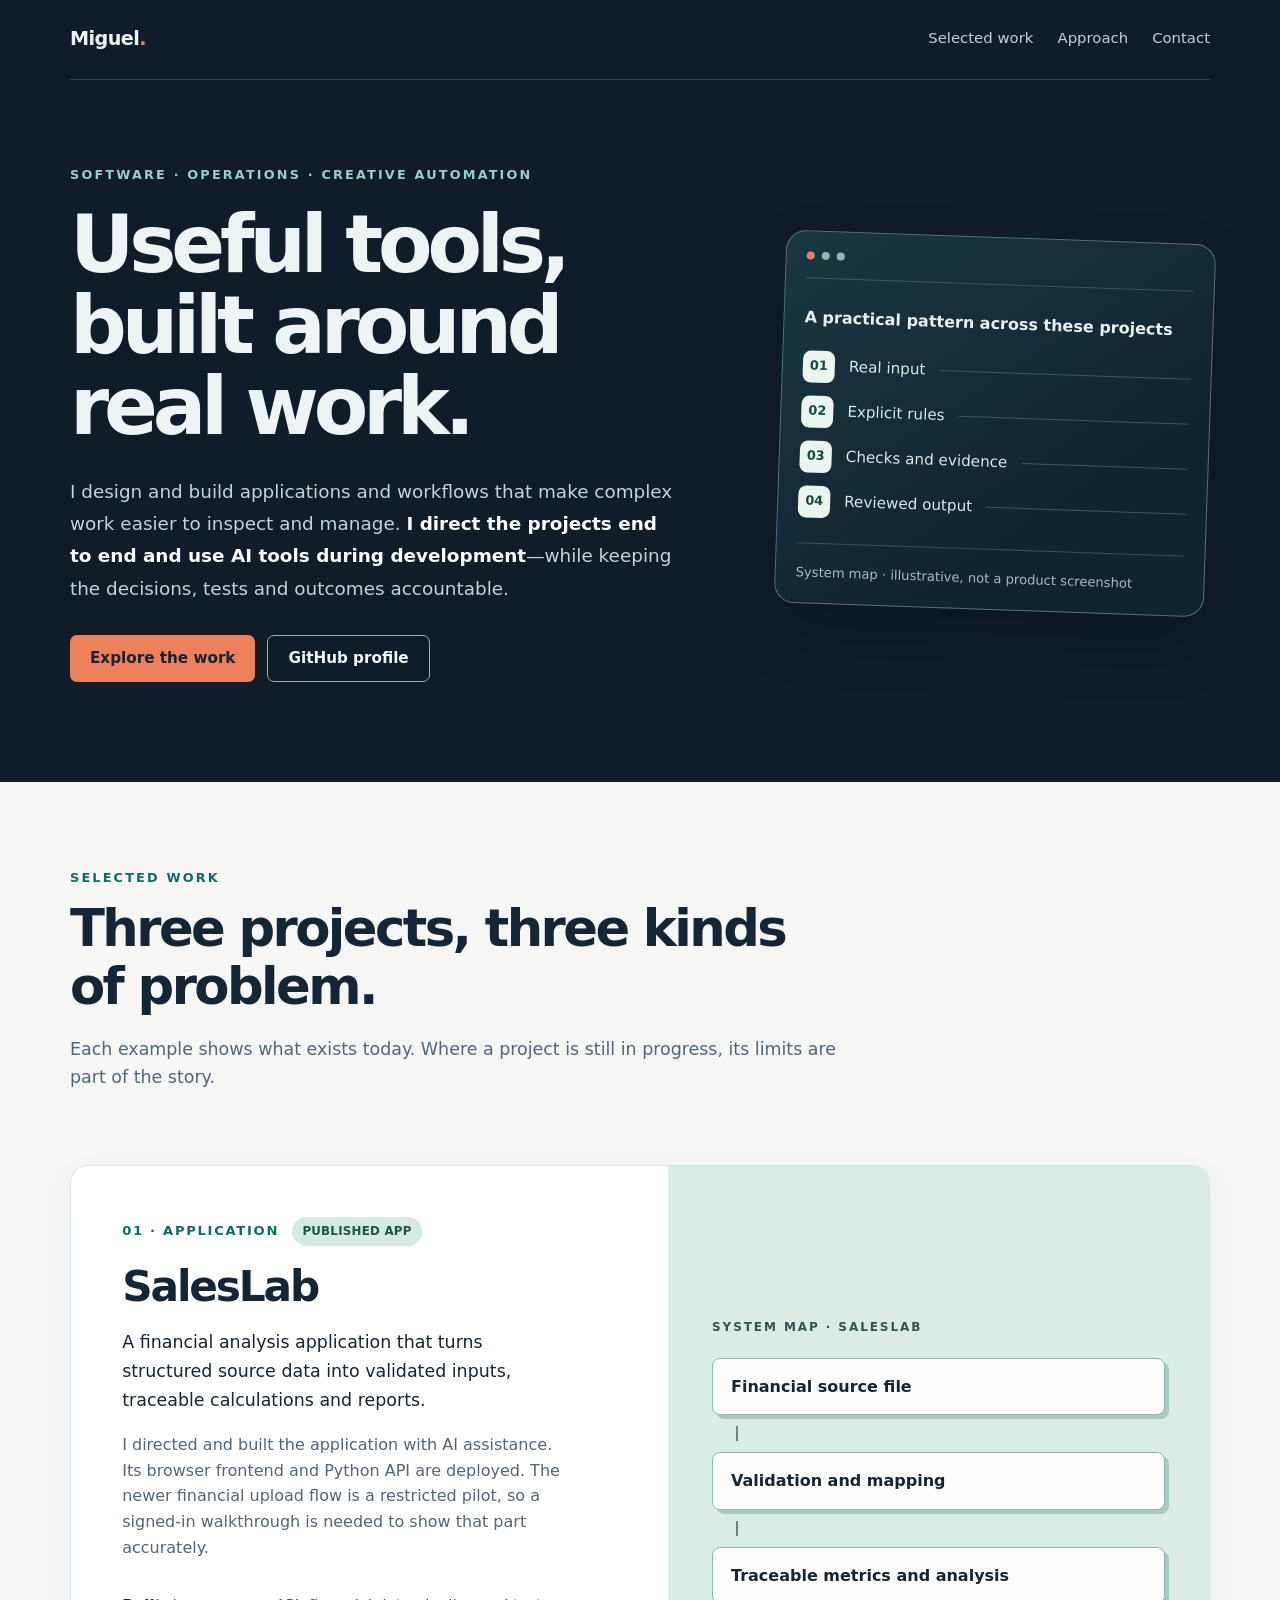
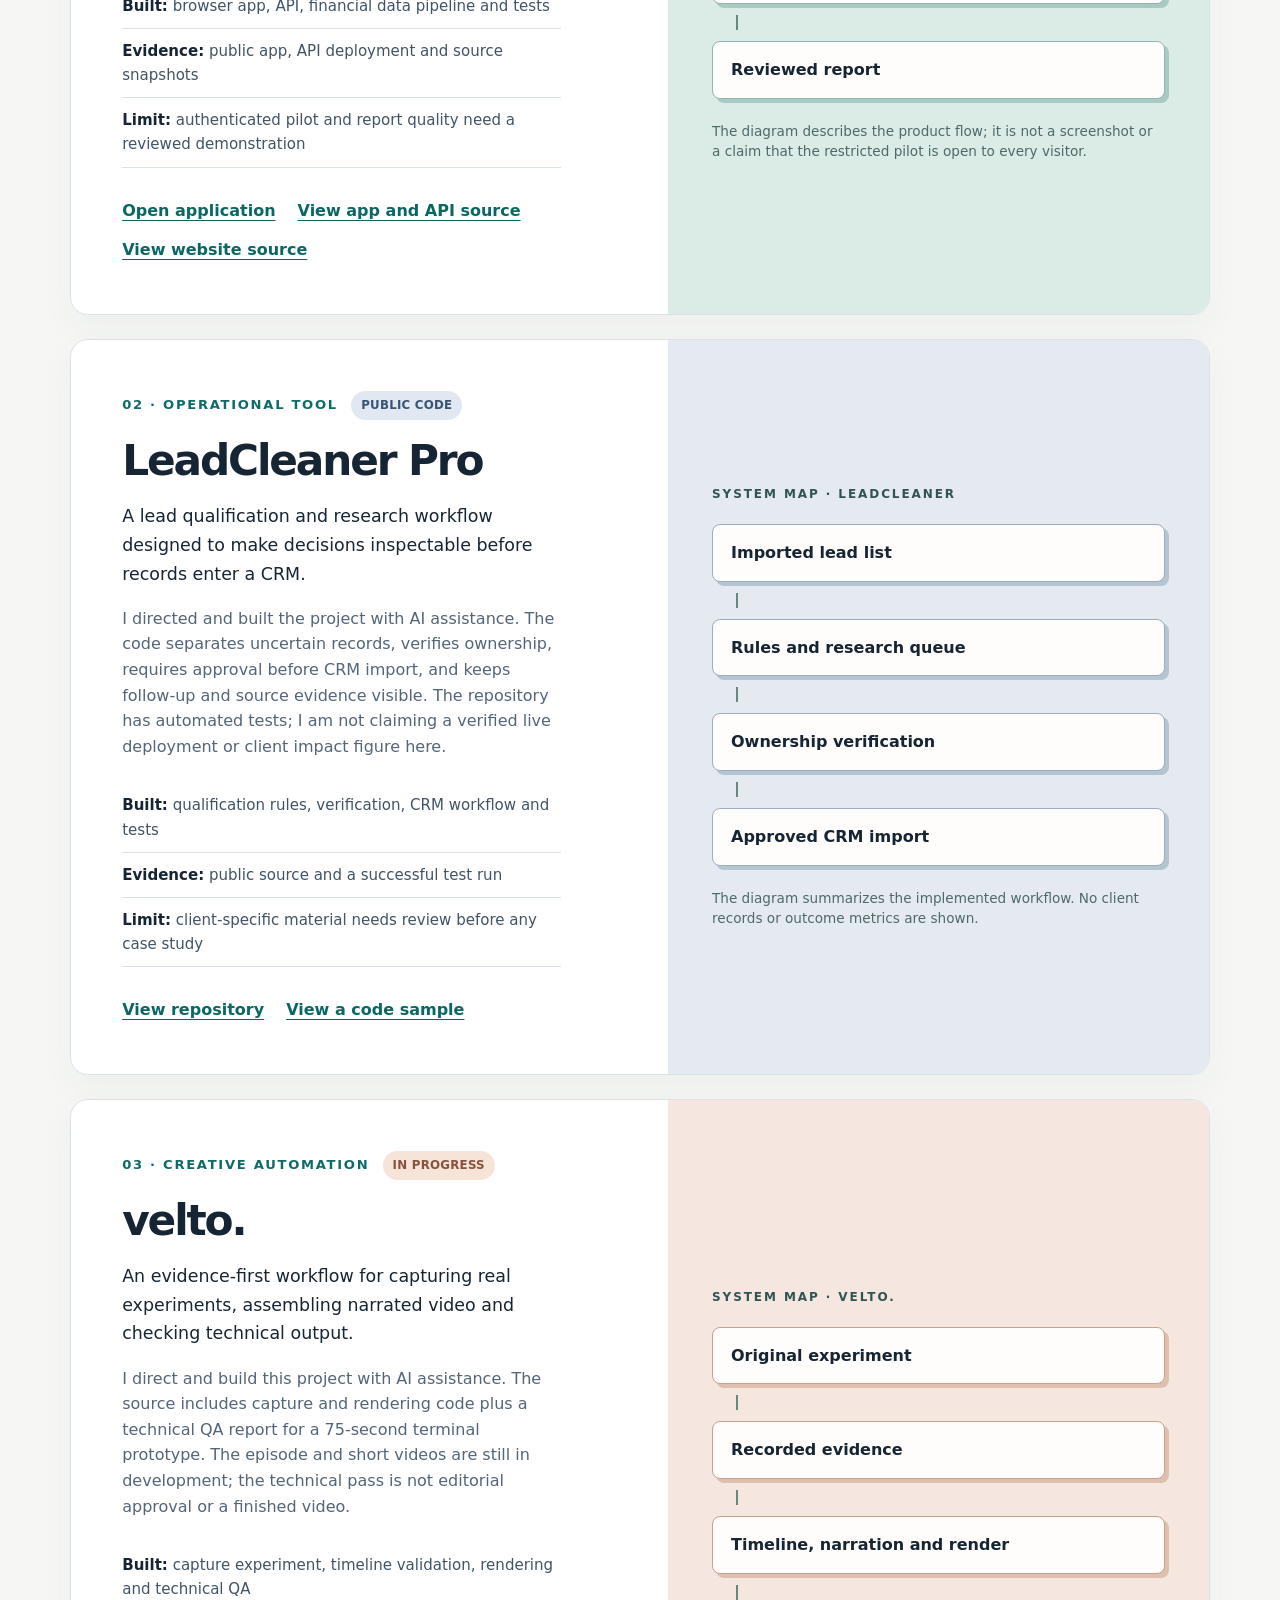
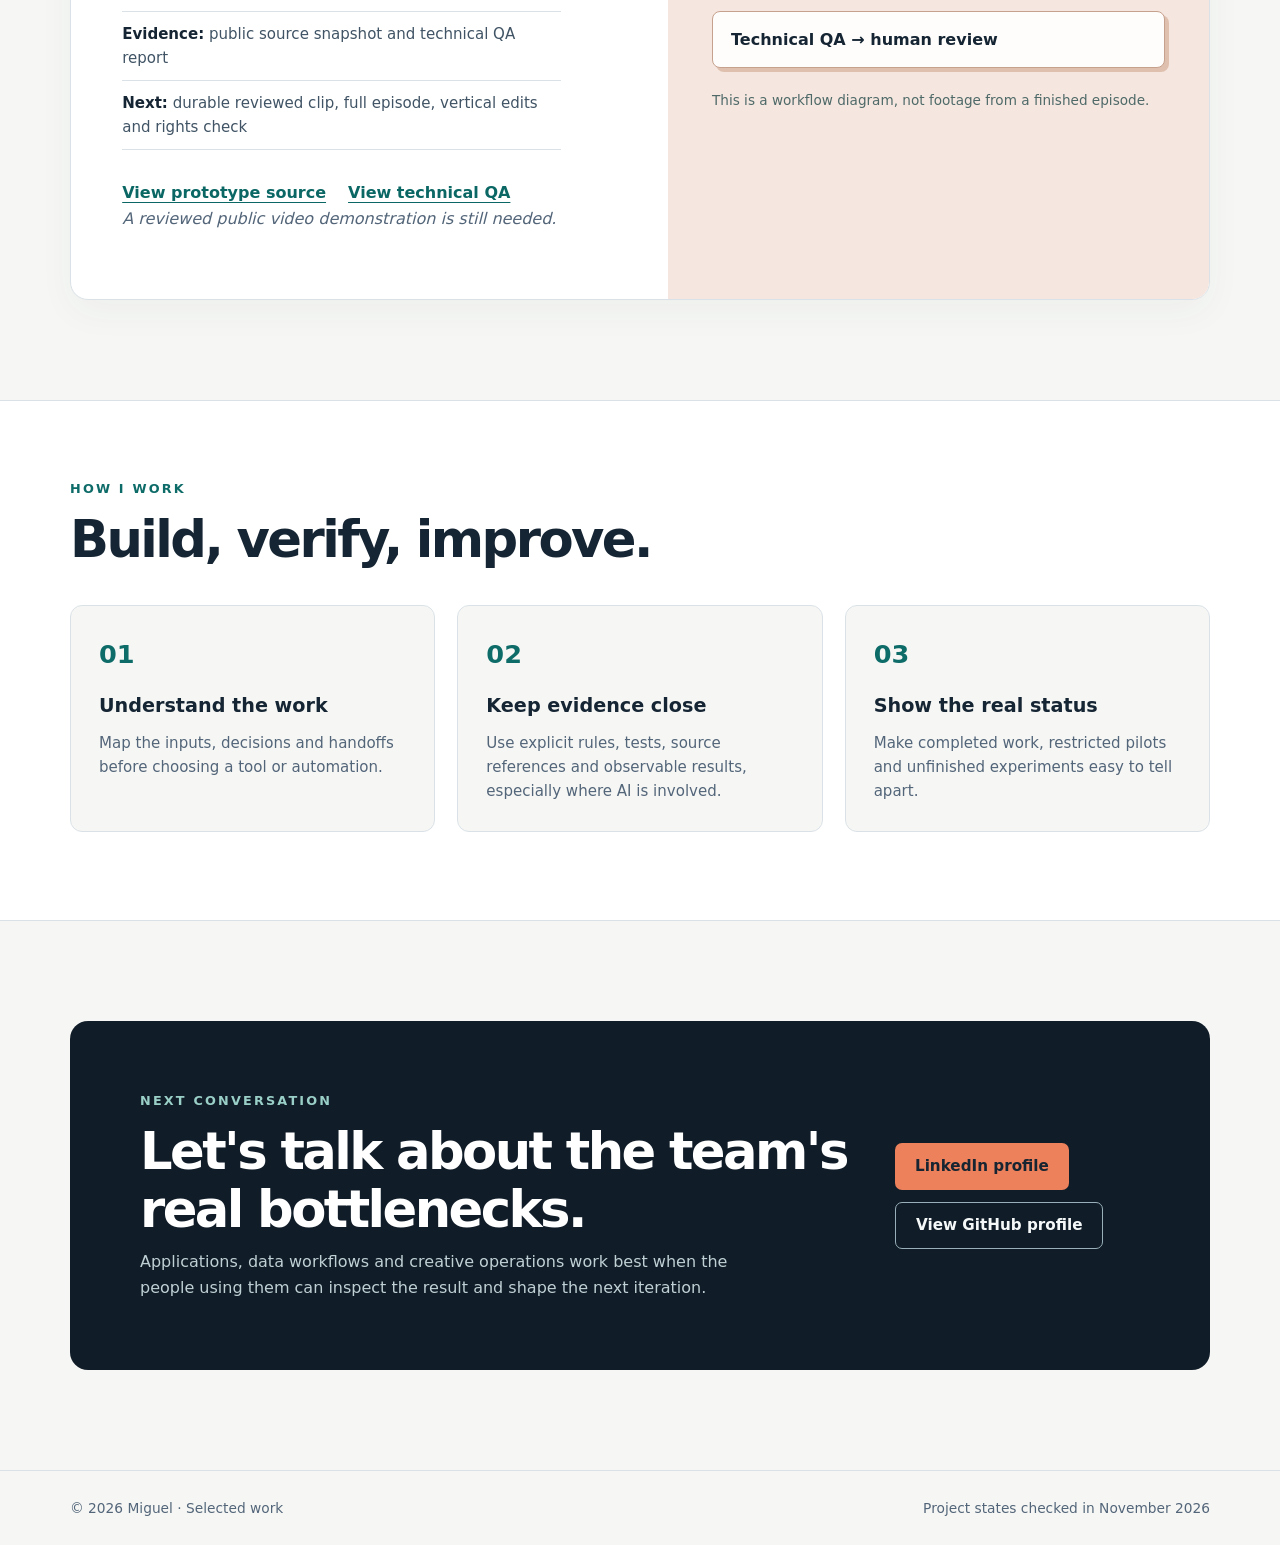
<file: index.html>
<!doctype html>
<html lang="en">
<head>
  <meta charset="utf-8">
  <meta name="viewport" content="width=device-width, initial-scale=1">
  <meta name="theme-color" content="#101c28">
  <meta name="description" content="Miguel's selected work in software, operational tools, and creative automation.">
  <title>Miguel — Software &amp; Automation</title>
  <style>
    :root { color-scheme: light; --ink:#162533; --muted:#536579; --line:#dbe2e7; --paper:#f6f7f5; --white:#fff; --navy:#101c28; --teal:#0d6b68; --orange:#ec815b; --pale:#e7f2ee; }
    * { box-sizing:border-box; }
    html { scroll-behavior:smooth; }
    body { margin:0; background:var(--paper); color:var(--ink); font: 16px/1.6 ui-sans-serif, system-ui, -apple-system, BlinkMacSystemFont, "Segoe UI", sans-serif; }
    a { color:inherit; }
    a:focus-visible { outline:3px solid var(--orange); outline-offset:4px; border-radius:3px; }
    .wrap { width:min(1140px, calc(100% - 48px)); margin-inline:auto; }
    .skip { position:absolute; left:-9999px; top:8px; background:var(--white); padding:9px; z-index:100; }
    .skip:focus { left:12px; }
    header { background:var(--navy); color:#eef4f3; }
    nav { display:flex; align-items:center; justify-content:space-between; gap:24px; padding-block:24px; border-bottom:1px solid #ffffff2b; }
    .brand { font-size:1.2rem; font-weight:750; letter-spacing:-.03em; text-decoration:none; }
    .brand span { color:var(--orange); }
    .navlinks { display:flex; flex-wrap:wrap; gap:24px; font-size:.93rem; }
    .navlinks a { color:#c2d2d8; text-decoration:none; }
    .navlinks a:hover { color:#fff; }
    .hero { display:grid; grid-template-columns:1.2fr .8fr; align-items:center; gap:64px; min-height:570px; padding-block:85px 100px; }
    .eyebrow { font-size:.8rem; font-weight:750; letter-spacing:.17em; text-transform:uppercase; color:#9acfc7; }
    h1,h2,h3,p { margin-top:0; }
    h1 { font-size:clamp(3.1rem,6.2vw,5.8rem); line-height:1.02; letter-spacing:-.065em; max-width:750px; margin:20px 0 28px; }
    .hero p { max-width:610px; color:#c5d3d9; font-size:1.15rem; line-height:1.75; }
    .hero strong { color:#fff; }
    .hero-actions { display:flex; flex-wrap:wrap; gap:12px; margin-top:30px; }
    .button { display:inline-flex; align-items:center; justify-content:center; min-height:47px; padding:10px 20px; border-radius:7px; text-decoration:none; font-size:.95rem; font-weight:700; transition:transform .2s, background .2s; }
    .button:hover { transform:translateY(-2px); }
    .button.primary { background:var(--orange); color:#172431; }
    .button.ghost { border:1px solid #99b0ba; color:#f5f8f8; }
    .hero-art { min-height:370px; border:1px solid #547178; border-radius:20px; padding:20px; background:linear-gradient(145deg,#19383f,#10242e 70%); box-shadow:0 28px 60px #0003; transform:rotate(2deg); }
    .art-top { display:flex; gap:7px; padding-bottom:18px; border-bottom:1px solid #ffffff2c; }
    .art-top i { width:8px; height:8px; border-radius:50%; background:#9ab4b1; }
    .art-top i:first-child { background:var(--orange); }
    .art-heading { color:#e8f3f0; font-weight:700; font-size:1rem; margin:26px 0 20px; }
    .art-row { display:flex; align-items:center; gap:14px; color:#d9e8e6; margin:13px 0; font-size:.95rem; }
    .art-step { display:grid; place-items:center; flex:none; width:32px; height:32px; background:#eaf5ef; color:#184742; border-radius:8px; font-size:.8rem; font-weight:800; }
    .art-line { height:1px; flex:1; background:#769c9c66; }
    .art-label { flex:none; }
    .art-foot { margin-top:25px; padding-top:18px; border-top:1px solid #ffffff2c; font-size:.82rem; color:#9ebfbe; }
    main section { scroll-margin-top:20px; }
    .section-intro { padding-block:86px 32px; max-width:780px; }
    .section-intro .eyebrow { color:var(--teal); }
    h2 { font-size:clamp(2.25rem,4vw,3.45rem); line-height:1.13; letter-spacing:-.05em; margin:12px 0 20px; }
    .section-intro p { color:var(--muted); font-size:1.09rem; }
    .project { display:grid; grid-template-columns:1fr 1fr; gap:56px; align-items:stretch; margin-block:24px; background:var(--white); border:1px solid var(--line); border-radius:18px; overflow:hidden; box-shadow:0 12px 36px #24404d0b; }
    .project-content { padding:clamp(27px,4vw,54px); }
    .project .index { color:var(--teal); font-weight:760; font-size:.82rem; letter-spacing:.13em; text-transform:uppercase; }
    .project h3 { font-size:clamp(2rem,3.3vw,3rem); letter-spacing:-.05em; line-height:1.14; margin:17px 0; }
    .project p { color:var(--muted); }
    .project .summary { color:var(--ink); font-size:1.09rem; line-height:1.65; }
    .facts { padding:0; margin:24px 0 30px; list-style:none; }
    .facts li { padding:10px 0; border-bottom:1px solid var(--line); color:#405465; font-size:.94rem; }
    .facts strong { color:var(--ink); }
    .project-link { color:#0a6764; font-weight:750; text-underline-offset:4px; }
    .project-link:hover { color:#0d4545; }
    .project-actions { display:flex; flex-wrap:wrap; gap:14px 22px; align-items:center; }
    .visual { display:flex; flex-direction:column; justify-content:center; padding:44px; min-height:430px; }
    .visual.sales { background:#dbece7; }
    .visual.lead { background:#e5eaf0; }
    .visual.velto { background:#f5e7df; }
    .visual-title { color:#315351; font-size:.75rem; font-weight:800; letter-spacing:.16em; text-transform:uppercase; margin-bottom:20px; }
    .flow { display:grid; gap:11px; }
    .flow div { padding:15px 18px; background:#fffdfb; border:1px solid #91b6ae; border-radius:8px; box-shadow:4px 4px 0 #5a978966; font-weight:650; }
    .visual.lead .flow div { border-color:#9bacc3; box-shadow:4px 4px 0 #6d89a266; }
    .visual.velto .flow div { border-color:#c6a18e; box-shadow:4px 4px 0 #bd846866; }
    .connector { height:15px; border-left:2px solid #66887f; margin-left:24px; }
    .visual small { display:block; color:#4e6968; margin-top:22px; line-height:1.5; font-size:.85rem; }
    .state { display:inline-block; font-size:.74rem; font-weight:800; padding:5px 10px; border-radius:20px; letter-spacing:.02em; vertical-align:middle; margin-left:7px; color:#21534a; background:#d4ebe1; white-space:nowrap; }
    .state.code { background:#e1e8f2; color:#3a5474; }
    .state.progress { background:#f5e4d7; color:#87533c; }
    .process { background:#fff; margin-top:100px; padding-block:78px 88px; border-block:1px solid var(--line); }
    .process-grid { display:grid; grid-template-columns:repeat(3,1fr); gap:22px; margin-top:36px; }
    .process-item { padding:28px; background:var(--paper); border:1px solid var(--line); border-radius:12px; }
    .process-item b { color:var(--teal); font-size:1.6rem; }
    .process-item h3 { font-size:1.2rem; margin:16px 0 9px; }
    .process-item p { color:var(--muted); margin:0; font-size:.94rem; }
    .contact { padding-block:100px; }
    .contact-box { background:var(--navy); color:#fff; border-radius:18px; padding:clamp(30px,6vw,70px); display:flex; align-items:center; justify-content:space-between; gap:30px; }
    .contact-box h2 { margin-bottom:10px; }
    .contact-box p { color:#bfd0d4; max-width:590px; margin:0; }
    footer { border-top:1px solid var(--line); color:var(--muted); font-size:.86rem; padding-block:26px; }
    footer .wrap { display:flex; flex-wrap:wrap; justify-content:space-between; gap:12px; }
    @media (max-width:820px) { .hero,.project { grid-template-columns:1fr; } .hero { gap:22px; padding-block:65px; } .hero-art { min-height:300px; transform:none; max-width:620px; } .project .visual { order:-1; min-height:310px; } .process-grid { grid-template-columns:1fr; } .contact-box { display:block; } .contact-box .button { margin-top:24px; } }
    @media (max-width:550px) { .wrap { width:min(100% - 30px, 1140px); } nav { align-items:flex-start; } .navlinks { justify-content:flex-end; gap:12px; } .navlinks a { font-size:.85rem; } .hero-art { padding:14px; } .project-content,.visual { padding:27px; } .visual { min-height:280px; } .section-intro { padding-top:66px; } }
    @media (prefers-reduced-motion:reduce) { html { scroll-behavior:auto; } .button { transition:none; } }
  </style>
</head>
<body>
  <a class="skip" href="#main">Skip to content</a>
  <header>
    <div class="wrap">
      <nav aria-label="Main navigation">
        <a class="brand" href="#top">Miguel<span>.</span></a>
        <div class="navlinks"><a href="#work">Selected work</a><a href="#approach">Approach</a><a href="#contact">Contact</a></div>
      </nav>
      <div class="hero" id="top">
        <div>
          <div class="eyebrow">Software · Operations · Creative automation</div>
          <h1>Useful tools, built around real work.</h1>
          <p>I design and build applications and workflows that make complex work easier to inspect and manage. <strong>I direct the projects end to end and use AI tools during development</strong>—while keeping the decisions, tests and outcomes accountable.</p>
          <div class="hero-actions"><a class="button primary" href="#work">Explore the work</a><a class="button ghost" href="https://github.com/miguelyagupe" target="_blank" rel="noopener noreferrer">GitHub profile</a></div>
        </div>
        <div class="hero-art" role="img" aria-label="Diagram showing a workflow from real input through explicit rules and checks to a reviewed output">
          <div class="art-top"><i></i><i></i><i></i></div>
          <div class="art-heading">A practical pattern across these projects</div>
          <div class="art-row"><span class="art-step">01</span><span class="art-label">Real input</span><span class="art-line"></span></div>
          <div class="art-row"><span class="art-step">02</span><span class="art-label">Explicit rules</span><span class="art-line"></span></div>
          <div class="art-row"><span class="art-step">03</span><span class="art-label">Checks and evidence</span><span class="art-line"></span></div>
          <div class="art-row"><span class="art-step">04</span><span class="art-label">Reviewed output</span><span class="art-line"></span></div>
          <div class="art-foot">System map · illustrative, not a product screenshot</div>
        </div>
      </div>
    </div>
  </header>

  <main id="main">
    <section id="work" class="wrap" aria-labelledby="work-heading">
      <div class="section-intro"><div class="eyebrow">Selected work</div><h2 id="work-heading">Three projects, three kinds of problem.</h2><p>Each example shows what exists today. Where a project is still in progress, its limits are part of the story.</p></div>

      <article class="project" aria-labelledby="saleslab-heading">
        <div class="project-content"><div class="index">01 · Application <span class="state">Published app</span></div><h3 id="saleslab-heading">SalesLab</h3><p class="summary">A financial analysis application that turns structured source data into validated inputs, traceable calculations and reports.</p><p>I directed and built the application with AI assistance. Its browser frontend and Python API are deployed. The newer financial upload flow is a restricted pilot, so a signed-in walkthrough is needed to show that part accurately.</p><ul class="facts"><li><strong>Built:</strong> browser app, API, financial data pipeline and tests</li><li><strong>Evidence:</strong> public app, API deployment and source snapshots</li><li><strong>Limit:</strong> authenticated pilot and report quality need a reviewed demonstration</li></ul><div class="project-actions"><a class="project-link" href="https://app.saleslab.cc" target="_blank" rel="noopener noreferrer">Open application</a><a class="project-link" href="https://github.com/miguelyagupe/saleslab-app-source" target="_blank" rel="noopener noreferrer">View app and API source</a><a class="project-link" href="https://github.com/miguelyagupe/saleslab-website-source" target="_blank" rel="noopener noreferrer">View website source</a></div></div>
        <div class="visual sales"><div class="visual-title">System map · SalesLab</div><div class="flow"><div>Financial source file</div><span class="connector" aria-hidden="true"></span><div>Validation and mapping</div><span class="connector" aria-hidden="true"></span><div>Traceable metrics and analysis</div><span class="connector" aria-hidden="true"></span><div>Reviewed report</div></div><small>The diagram describes the product flow; it is not a screenshot or a claim that the restricted pilot is open to every visitor.</small></div>
      </article>

      <article class="project" aria-labelledby="lead-heading">
        <div class="project-content"><div class="index">02 · Operational tool <span class="state code">Public code</span></div><h3 id="lead-heading">LeadCleaner Pro</h3><p class="summary">A lead qualification and research workflow designed to make decisions inspectable before records enter a CRM.</p><p>I directed and built the project with AI assistance. The code separates uncertain records, verifies ownership, requires approval before CRM import, and keeps follow-up and source evidence visible. The repository has automated tests; I am not claiming a verified live deployment or client impact figure here.</p><ul class="facts"><li><strong>Built:</strong> qualification rules, verification, CRM workflow and tests</li><li><strong>Evidence:</strong> public source and a successful test run</li><li><strong>Limit:</strong> client-specific material needs review before any case study</li></ul><div class="project-actions"><a class="project-link" href="https://github.com/miguelyagupe/leadcleaner-pro" target="_blank" rel="noopener noreferrer">View repository</a><a class="project-link" href="https://github.com/miguelyagupe/leadcleaner-pro/blob/main/qualification.py" target="_blank" rel="noopener noreferrer">View a code sample</a></div></div>
        <div class="visual lead"><div class="visual-title">System map · LeadCleaner</div><div class="flow"><div>Imported lead list</div><span class="connector" aria-hidden="true"></span><div>Rules and research queue</div><span class="connector" aria-hidden="true"></span><div>Ownership verification</div><span class="connector" aria-hidden="true"></span><div>Approved CRM import</div></div><small>The diagram summarizes the implemented workflow. No client records or outcome metrics are shown.</small></div>
      </article>

      <article class="project" aria-labelledby="velto-heading">
        <div class="project-content"><div class="index">03 · Creative automation <span class="state progress">In progress</span></div><h3 id="velto-heading">velto.</h3><p class="summary">An evidence-first workflow for capturing real experiments, assembling narrated video and checking technical output.</p><p>I direct and build this project with AI assistance. The source includes capture and rendering code plus a technical QA report for a 75-second terminal prototype. The episode and short videos are still in development; the technical pass is not editorial approval or a finished video.</p><ul class="facts"><li><strong>Built:</strong> capture experiment, timeline validation, rendering and technical QA</li><li><strong>Evidence:</strong> public source snapshot and technical QA report</li><li><strong>Next:</strong> durable reviewed clip, full episode, vertical edits and rights check</li></ul><div class="project-actions"><a class="project-link" href="https://github.com/miguelyagupe/velto-prototype" target="_blank" rel="noopener noreferrer">View prototype source</a><a class="project-link" href="https://github.com/miguelyagupe/velto-prototype/blob/main/episodes/EP001/AI_Workflow_Lab_Technical_Test_75s.qa.json" target="_blank" rel="noopener noreferrer">View technical QA</a></div><p><em>A reviewed public video demonstration is still needed.</em></p></div>
        <div class="visual velto"><div class="visual-title">System map · velto.</div><div class="flow"><div>Original experiment</div><span class="connector" aria-hidden="true"></span><div>Recorded evidence</div><span class="connector" aria-hidden="true"></span><div>Timeline, narration and render</div><span class="connector" aria-hidden="true"></span><div>Technical QA → human review</div></div><small>This is a workflow diagram, not footage from a finished episode.</small></div>
      </article>
    </section>

    <section id="approach" class="process" aria-labelledby="approach-heading"><div class="wrap"><div class="eyebrow" style="color:#0d6b68">How I work</div><h2 id="approach-heading">Build, verify, improve.</h2><div class="process-grid"><div class="process-item"><b>01</b><h3>Understand the work</h3><p>Map the inputs, decisions and handoffs before choosing a tool or automation.</p></div><div class="process-item"><b>02</b><h3>Keep evidence close</h3><p>Use explicit rules, tests, source references and observable results, especially where AI is involved.</p></div><div class="process-item"><b>03</b><h3>Show the real status</h3><p>Make completed work, restricted pilots and unfinished experiments easy to tell apart.</p></div></div></div></section>

    <section id="contact" class="contact wrap" aria-labelledby="contact-heading"><div class="contact-box"><div><div class="eyebrow">Next conversation</div><h2 id="contact-heading">Let's talk about the team's real bottlenecks.</h2><p>Applications, data workflows and creative operations work best when the people using them can inspect the result and shape the next iteration.</p></div><div class="hero-actions" style="margin-top:0"><a class="button primary" href="https://www.linkedin.com/in/miguelcardoso-eng/" target="_blank" rel="noopener noreferrer">LinkedIn profile</a><a class="button ghost" href="https://github.com/miguelyagupe" target="_blank" rel="noopener noreferrer">View GitHub profile</a></div></div></section>
  </main>
  <footer><div class="wrap"><span>© 2026 Miguel · Selected work</span><span>Project states checked in November 2026</span></div></footer>
</body>
</html>
</file>
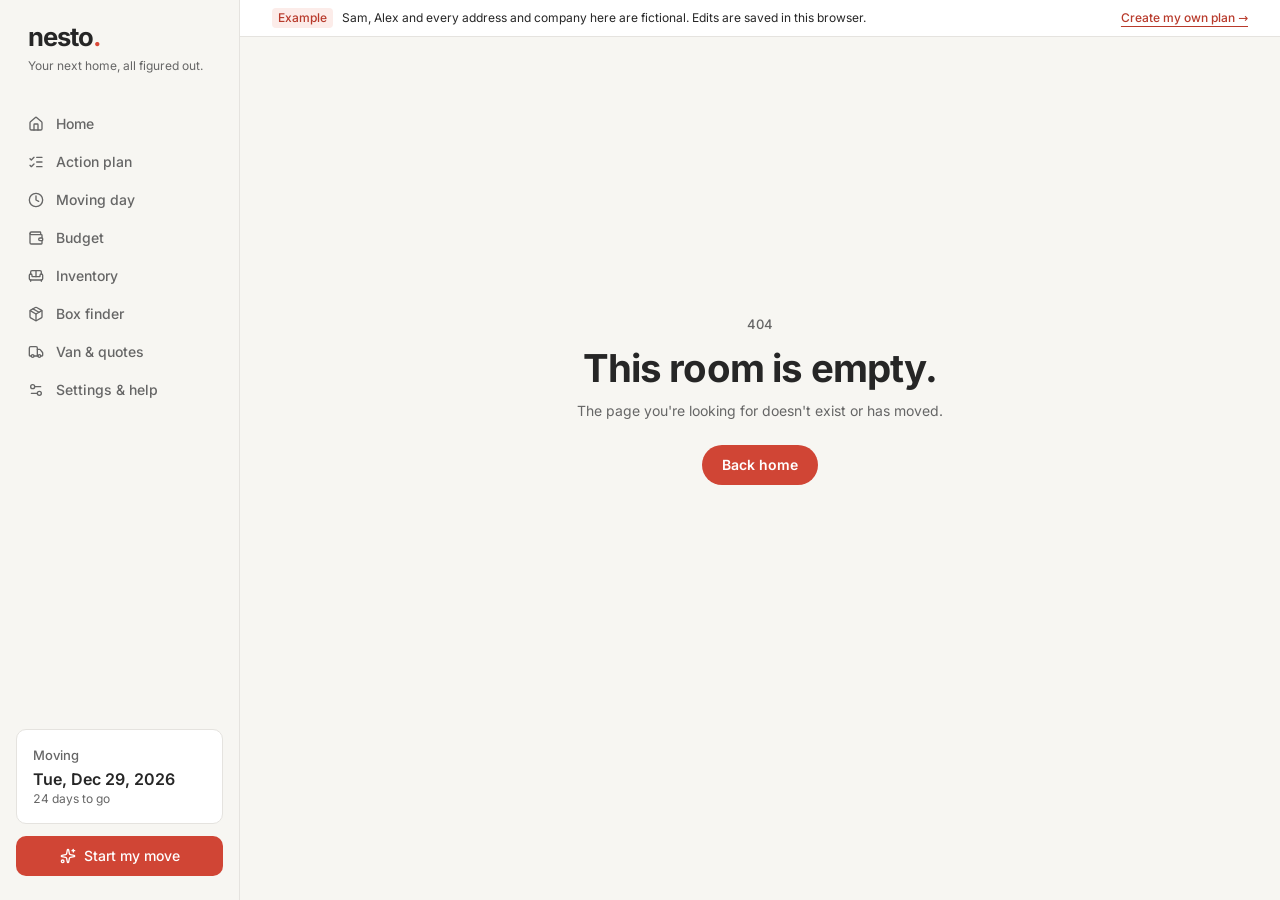
<file: nesto/index.html>
<!DOCTYPE html><html lang="en"><head><meta charSet="utf-8"/><meta name="viewport" content="width=device-width, initial-scale=1, viewport-fit=cover"/><link rel="stylesheet" href="/nesto/assets/styles-C26U-GqP.css" data-precedence="default"/><title>Home — nesto. moving planner</title><meta name="theme-color" content="#f7f3ea"/><meta name="description" content="Where your move stands today: countdown, what needs attention, progress, payments and moving-day readiness."/><meta property="og:title" content="nesto. — your move, today"/><meta property="og:description" content="Here&#x27;s where you are, what needs attention, and what to do next."/><meta property="og:type" content="website"/><meta name="twitter:card" content="summary_large_image"/><link rel="modulepreload" href="/nesto/assets/index-CIGyReRz.js"/><link rel="modulepreload" href="/nesto/assets/store-D7iHh_LM.js"/><link rel="modulepreload" href="/nesto/assets/boxes-SX3xjPb7.js"/><link rel="modulepreload" href="/nesto/assets/link-WklO2eIK.js"/><link rel="modulepreload" href="/nesto/assets/useMatch-Bb_EbdRK.js"/><link rel="modulepreload" href="/nesto/assets/AppShell-CaMi6FXD.js"/><link rel="modulepreload" href="/nesto/assets/preload-helper-6jjJ_Kpu.js"/><link rel="modulepreload" href="/nesto/assets/routes-vjuJ-scS.js"/><link rel="modulepreload" href="/nesto/assets/package-sW-5Vicm.js"/><link rel="modulepreload" href="/nesto/assets/arrow-right-x1coWHEd.js"/><link rel="modulepreload" href="/nesto/assets/calendar-days-DJ4r9hK8.js"/><link rel="modulepreload" href="/nesto/assets/check-BFeML8dG.js"/><link rel="modulepreload" href="/nesto/assets/kit-CWDySJNf.js"/><link rel="modulepreload" href="/nesto/assets/clock-CpgakOTA.js"/><link rel="modulepreload" href="/nesto/assets/list-checks-Co362Xn5.js"/><link rel="modulepreload" href="/nesto/assets/plus-CHnptiJE.js"/><link rel="modulepreload" href="/nesto/assets/settings-2-BjgBQnPU.js"/><link rel="modulepreload" href="/nesto/assets/sofa-C2RPzzzc.js"/><link rel="modulepreload" href="/nesto/assets/truck-Dpm8AXpn.js"/><link rel="modulepreload" href="/nesto/assets/wallet-BzCuNuUQ.js"/><link rel="modulepreload" href="/nesto/assets/validate-CoC87tr1.js"/><link rel="modulepreload" href="/nesto/assets/calc-D9ykwbBe.js"/><link rel="icon" href="/nesto/favicon.ico" type="image/x-icon"/></head><body><div class="min-h-dvh"><a href="#main" class="sr-only focus:not-sr-only focus:fixed focus:left-3 focus:top-3 focus:z-50 focus:rounded-lg focus:bg-ink focus:px-4 focus:py-2 focus:text-paper">Skip to content</a><aside aria-label="Sidebar" class="no-print fixed inset-y-0 left-0 z-30 hidden w-60 flex-col border-r border-sidebar-border bg-sidebar px-4 py-6 lg:flex"><a class="px-3 active" aria-label="nesto. home" href="/nesto/" data-status="active" aria-current="page"><span class="text-[1.6rem] font-bold leading-none tracking-[-0.04em]">nesto<span class="text-tomato">.</span></span></a><p class="mt-1.5 px-3 text-xs text-muted-foreground">Your next home, all figured out.</p><nav aria-label="Main" class="mt-8 flex flex-col gap-0.5"><a aria-current="page" class="group relative flex items-center gap-3 rounded-lg px-3 py-2 text-sm font-medium transition-colors bg-tomato-soft text-tomato-ink active" href="/nesto/" data-status="active"><svg xmlns="http://www.w3.org/2000/svg" width="24" height="24" viewBox="0 0 24 24" fill="none" stroke="currentColor" stroke-width="2" stroke-linecap="round" stroke-linejoin="round" class="lucide lucide-house size-4 text-tomato" aria-hidden="true"><path d="M15 21v-8a1 1 0 0 0-1-1h-4a1 1 0 0 0-1 1v8"></path><path d="M3 10a2 2 0 0 1 .709-1.528l7-6a2 2 0 0 1 2.582 0l7 6A2 2 0 0 1 21 10v9a2 2 0 0 1-2 2H5a2 2 0 0 1-2-2z"></path></svg>Home</a><a class="group relative flex items-center gap-3 rounded-lg px-3 py-2 text-sm font-medium transition-colors text-ink-soft hover:bg-sidebar-accent hover:text-ink" href="/nesto/plan"><svg xmlns="http://www.w3.org/2000/svg" width="24" height="24" viewBox="0 0 24 24" fill="none" stroke="currentColor" stroke-width="2" stroke-linecap="round" stroke-linejoin="round" class="lucide lucide-list-checks size-4 text-ink-soft group-hover:text-ink" aria-hidden="true"><path d="M13 5h8"></path><path d="M13 12h8"></path><path d="M13 19h8"></path><path d="m3 17 2 2 4-4"></path><path d="m3 7 2 2 4-4"></path></svg>Action plan</a><a class="group relative flex items-center gap-3 rounded-lg px-3 py-2 text-sm font-medium transition-colors text-ink-soft hover:bg-sidebar-accent hover:text-ink" href="/nesto/moving-day"><svg xmlns="http://www.w3.org/2000/svg" width="24" height="24" viewBox="0 0 24 24" fill="none" stroke="currentColor" stroke-width="2" stroke-linecap="round" stroke-linejoin="round" class="lucide lucide-clock size-4 text-ink-soft group-hover:text-ink" aria-hidden="true"><circle cx="12" cy="12" r="10"></circle><path d="M12 6v6l4 2"></path></svg>Moving day</a><a class="group relative flex items-center gap-3 rounded-lg px-3 py-2 text-sm font-medium transition-colors text-ink-soft hover:bg-sidebar-accent hover:text-ink" href="/nesto/budget"><svg xmlns="http://www.w3.org/2000/svg" width="24" height="24" viewBox="0 0 24 24" fill="none" stroke="currentColor" stroke-width="2" stroke-linecap="round" stroke-linejoin="round" class="lucide lucide-wallet size-4 text-ink-soft group-hover:text-ink" aria-hidden="true"><path d="M19 7V4a1 1 0 0 0-1-1H5a2 2 0 0 0 0 4h15a1 1 0 0 1 1 1v4h-3a2 2 0 0 0 0 4h3a1 1 0 0 0 1-1v-2a1 1 0 0 0-1-1"></path><path d="M3 5v14a2 2 0 0 0 2 2h15a1 1 0 0 0 1-1v-4"></path></svg>Budget</a><a class="group relative flex items-center gap-3 rounded-lg px-3 py-2 text-sm font-medium transition-colors text-ink-soft hover:bg-sidebar-accent hover:text-ink" href="/nesto/inventory"><svg xmlns="http://www.w3.org/2000/svg" width="24" height="24" viewBox="0 0 24 24" fill="none" stroke="currentColor" stroke-width="2" stroke-linecap="round" stroke-linejoin="round" class="lucide lucide-sofa size-4 text-ink-soft group-hover:text-ink" aria-hidden="true"><path d="M20 9V6a2 2 0 0 0-2-2H6a2 2 0 0 0-2 2v3"></path><path d="M2 16a2 2 0 0 0 2 2h16a2 2 0 0 0 2-2v-5a2 2 0 0 0-4 0v1.5a.5.5 0 0 1-.5.5h-11a.5.5 0 0 1-.5-.5V11a2 2 0 0 0-4 0z"></path><path d="M4 18v2"></path><path d="M20 18v2"></path><path d="M12 4v9"></path></svg>Inventory</a><a class="group relative flex items-center gap-3 rounded-lg px-3 py-2 text-sm font-medium transition-colors text-ink-soft hover:bg-sidebar-accent hover:text-ink" href="/nesto/boxes"><svg xmlns="http://www.w3.org/2000/svg" width="24" height="24" viewBox="0 0 24 24" fill="none" stroke="currentColor" stroke-width="2" stroke-linecap="round" stroke-linejoin="round" class="lucide lucide-package size-4 text-ink-soft group-hover:text-ink" aria-hidden="true"><path d="M11 21.73a2 2 0 0 0 2 0l7-4A2 2 0 0 0 21 16V8a2 2 0 0 0-1-1.73l-7-4a2 2 0 0 0-2 0l-7 4A2 2 0 0 0 3 8v8a2 2 0 0 0 1 1.73z"></path><path d="M12 22V12"></path><polyline points="3.29 7 12 12 20.71 7"></polyline><path d="m7.5 4.27 9 5.15"></path></svg>Box finder</a><a class="group relative flex items-center gap-3 rounded-lg px-3 py-2 text-sm font-medium transition-colors text-ink-soft hover:bg-sidebar-accent hover:text-ink" href="/nesto/quotes"><svg xmlns="http://www.w3.org/2000/svg" width="24" height="24" viewBox="0 0 24 24" fill="none" stroke="currentColor" stroke-width="2" stroke-linecap="round" stroke-linejoin="round" class="lucide lucide-truck size-4 text-ink-soft group-hover:text-ink" aria-hidden="true"><path d="M14 18V6a2 2 0 0 0-2-2H4a2 2 0 0 0-2 2v11a1 1 0 0 0 1 1h2"></path><path d="M15 18H9"></path><path d="M19 18h2a1 1 0 0 0 1-1v-3.65a1 1 0 0 0-.22-.624l-3.48-4.35A1 1 0 0 0 17.52 8H14"></path><circle cx="17" cy="18" r="2"></circle><circle cx="7" cy="18" r="2"></circle></svg>Van &amp; quotes</a><a class="group relative flex items-center gap-3 rounded-lg px-3 py-2 text-sm font-medium transition-colors text-ink-soft hover:bg-sidebar-accent hover:text-ink" href="/nesto/settings"><svg xmlns="http://www.w3.org/2000/svg" width="24" height="24" viewBox="0 0 24 24" fill="none" stroke="currentColor" stroke-width="2" stroke-linecap="round" stroke-linejoin="round" class="lucide lucide-settings2 lucide-settings-2 size-4 text-ink-soft group-hover:text-ink" aria-hidden="true"><path d="M14 17H5"></path><path d="M19 7h-9"></path><circle cx="17" cy="17" r="3"></circle><circle cx="7" cy="7" r="3"></circle></svg>Settings &amp; help</a></nav><div class="mt-auto space-y-3"></div></aside><header class="no-print sticky top-0 z-30 flex items-center justify-between border-b border-border bg-background px-4 py-3 lg:hidden"><a aria-label="nesto. home" class="active" href="/nesto/" data-status="active" aria-current="page"><span class="font-bold leading-none tracking-[-0.04em] text-2xl">nesto<span class="text-tomato">.</span></span></a></header><div class="lg:pl-60"><main id="main" class="print-full mx-auto max-w-6xl px-4 pb-32 pt-8 sm:px-8 lg:pb-16 lg:pt-12"><!--$--><!--$--><!--/$--><script>(function(a,f){let l;try{l=JSON.parse(sessionStorage.getItem(a)||"{}")}catch{return}const n=l?.[f||history.state?.__TSR_key];let c=!1;for(const t in n){const e=n[t],o=e?.scrollX,s=e?.scrollY;if(Number.isFinite(o)&&Number.isFinite(s)){if(t==="window")scrollTo(o,s),c=!0;else if(t)try{const r=document.querySelector(t);r&&(r.scrollLeft=o,r.scrollTop=s)}catch{}}}if(c)return;const i=location.hash.slice(1);if(i){const t=history.state?.__hashScrollIntoViewOptions??!0;if(t){const e=document.getElementById(i);e&&e.scrollIntoView(t)}return}scrollTo(0,0)})("tsr-scroll-restoration-v1_3");document.currentScript.remove()</script><!--/$--></main></div><nav aria-label="Main" class="no-print fixed inset-x-0 bottom-0 z-30 border-t border-border bg-card pb-[env(safe-area-inset-bottom)] lg:hidden"><ul class="grid grid-cols-5"><li><a aria-current="page" class="flex flex-col items-center gap-1 py-2.5 text-[0.7rem] font-medium text-tomato-ink active" href="/nesto/" data-status="active"><span class="grid h-7 w-12 place-items-center rounded-full transition-colors bg-tomato-soft"><svg xmlns="http://www.w3.org/2000/svg" width="24" height="24" viewBox="0 0 24 24" fill="none" stroke="currentColor" stroke-width="2" stroke-linecap="round" stroke-linejoin="round" class="lucide lucide-house size-[1.1rem]" aria-hidden="true"><path d="M15 21v-8a1 1 0 0 0-1-1h-4a1 1 0 0 0-1 1v8"></path><path d="M3 10a2 2 0 0 1 .709-1.528l7-6a2 2 0 0 1 2.582 0l7 6A2 2 0 0 1 21 10v9a2 2 0 0 1-2 2H5a2 2 0 0 1-2-2z"></path></svg></span>Home</a></li><li><a class="flex flex-col items-center gap-1 py-2.5 text-[0.7rem] font-medium text-ink-soft" href="/nesto/plan"><span class="grid h-7 w-12 place-items-center rounded-full transition-colors"><svg xmlns="http://www.w3.org/2000/svg" width="24" height="24" viewBox="0 0 24 24" fill="none" stroke="currentColor" stroke-width="2" stroke-linecap="round" stroke-linejoin="round" class="lucide lucide-list-checks size-[1.1rem]" aria-hidden="true"><path d="M13 5h8"></path><path d="M13 12h8"></path><path d="M13 19h8"></path><path d="m3 17 2 2 4-4"></path><path d="m3 7 2 2 4-4"></path></svg></span>Plan</a></li><li><a class="flex flex-col items-center gap-1 py-2.5 text-[0.7rem] font-medium text-ink-soft" href="/nesto/moving-day"><span class="grid h-7 w-12 place-items-center rounded-full transition-colors"><svg xmlns="http://www.w3.org/2000/svg" width="24" height="24" viewBox="0 0 24 24" fill="none" stroke="currentColor" stroke-width="2" stroke-linecap="round" stroke-linejoin="round" class="lucide lucide-clock size-[1.1rem]" aria-hidden="true"><circle cx="12" cy="12" r="10"></circle><path d="M12 6v6l4 2"></path></svg></span>Day</a></li><li><a class="flex flex-col items-center gap-1 py-2.5 text-[0.7rem] font-medium text-ink-soft" href="/nesto/budget"><span class="grid h-7 w-12 place-items-center rounded-full transition-colors"><svg xmlns="http://www.w3.org/2000/svg" width="24" height="24" viewBox="0 0 24 24" fill="none" stroke="currentColor" stroke-width="2" stroke-linecap="round" stroke-linejoin="round" class="lucide lucide-wallet size-[1.1rem]" aria-hidden="true"><path d="M19 7V4a1 1 0 0 0-1-1H5a2 2 0 0 0 0 4h15a1 1 0 0 1 1 1v4h-3a2 2 0 0 0 0 4h3a1 1 0 0 0 1-1v-2a1 1 0 0 0-1-1"></path><path d="M3 5v14a2 2 0 0 0 2 2h15a1 1 0 0 0 1-1v-4"></path></svg></span>Budget</a></li><li><button type="button" class="flex w-full cursor-pointer flex-col items-center gap-1 py-2.5 text-[0.7rem] font-medium text-ink-soft"><span class="grid h-7 w-12 place-items-center rounded-full"><svg xmlns="http://www.w3.org/2000/svg" width="24" height="24" viewBox="0 0 24 24" fill="none" stroke="currentColor" stroke-width="2" stroke-linecap="round" stroke-linejoin="round" class="lucide lucide-ellipsis size-[1.1rem]" aria-hidden="true"><circle cx="12" cy="12" r="1"></circle><circle cx="19" cy="12" r="1"></circle><circle cx="5" cy="12" r="1"></circle></svg></span>More</button></li></ul></nav></div><section aria-label="Notifications alt+T" tabindex="-1" aria-live="polite" aria-relevant="additions text" aria-atomic="false" data-react-aria-top-layer="true"></section><script data-tsr-stream-part="">(self.$R=self.$R||{})["tsr"]=[];self.$_TSR={h(){this.hydrated=!0,this.c()},e(){this.streamEnded=!0,this.c()},c(){this.hydrated&&this.streamEnded&&(delete self.$_TSR,delete self.$R.tsr)},p(e){this.initialized?e():this.buffer.push(e)},buffer:[]};$_TSR.router=($R=>$R[0]={manifest:$R[1]={routes:$R[2]={__root__:$R[3]={preloads:$R[4]=["/nesto/assets/index-CIGyReRz.js","/nesto/assets/store-D7iHh_LM.js","/nesto/assets/boxes-SX3xjPb7.js","/nesto/assets/link-WklO2eIK.js","/nesto/assets/useMatch-Bb_EbdRK.js","/nesto/assets/AppShell-CaMi6FXD.js","/nesto/assets/preload-helper-6jjJ_Kpu.js"],scripts:$R[5]=[$R[6]={attrs:$R[7]={type:"module",async:!0,src:"/nesto/assets/index-CIGyReRz.js"}}]}}},matches:$R[8]=[$R[9]={i:"__root__ ",u:1795199691168,s:"success",ssr:!0}]})($R["tsr"]);$_TSR.e();{let s=document.currentScript,p;while((p=s.previousElementSibling)&&p.hasAttribute('data-tsr-stream-part'))p.remove();s.remove()}</script><script type="module" async="" src="/nesto/assets/index-CIGyReRz.js"></script><script>document.currentScript.remove();/*$tsr-stream-boundary*/</script></body></html>
</file>
